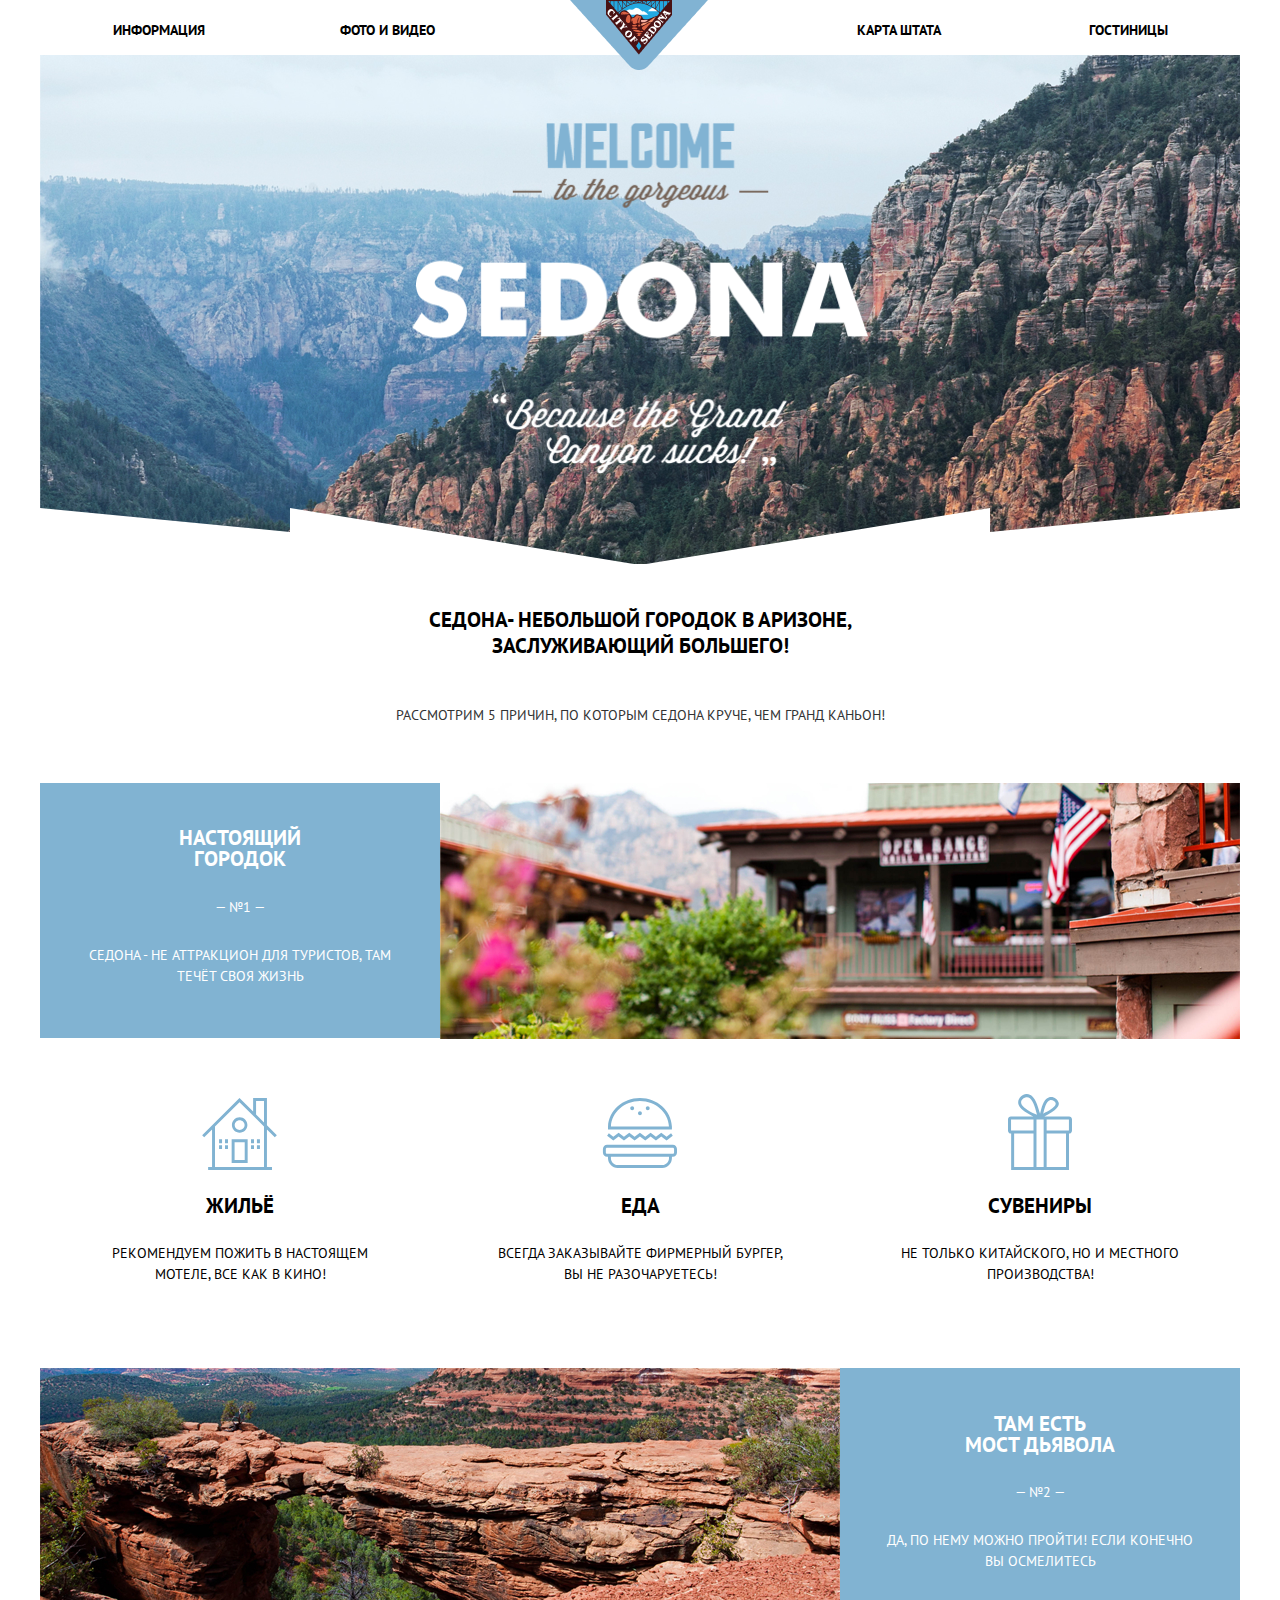
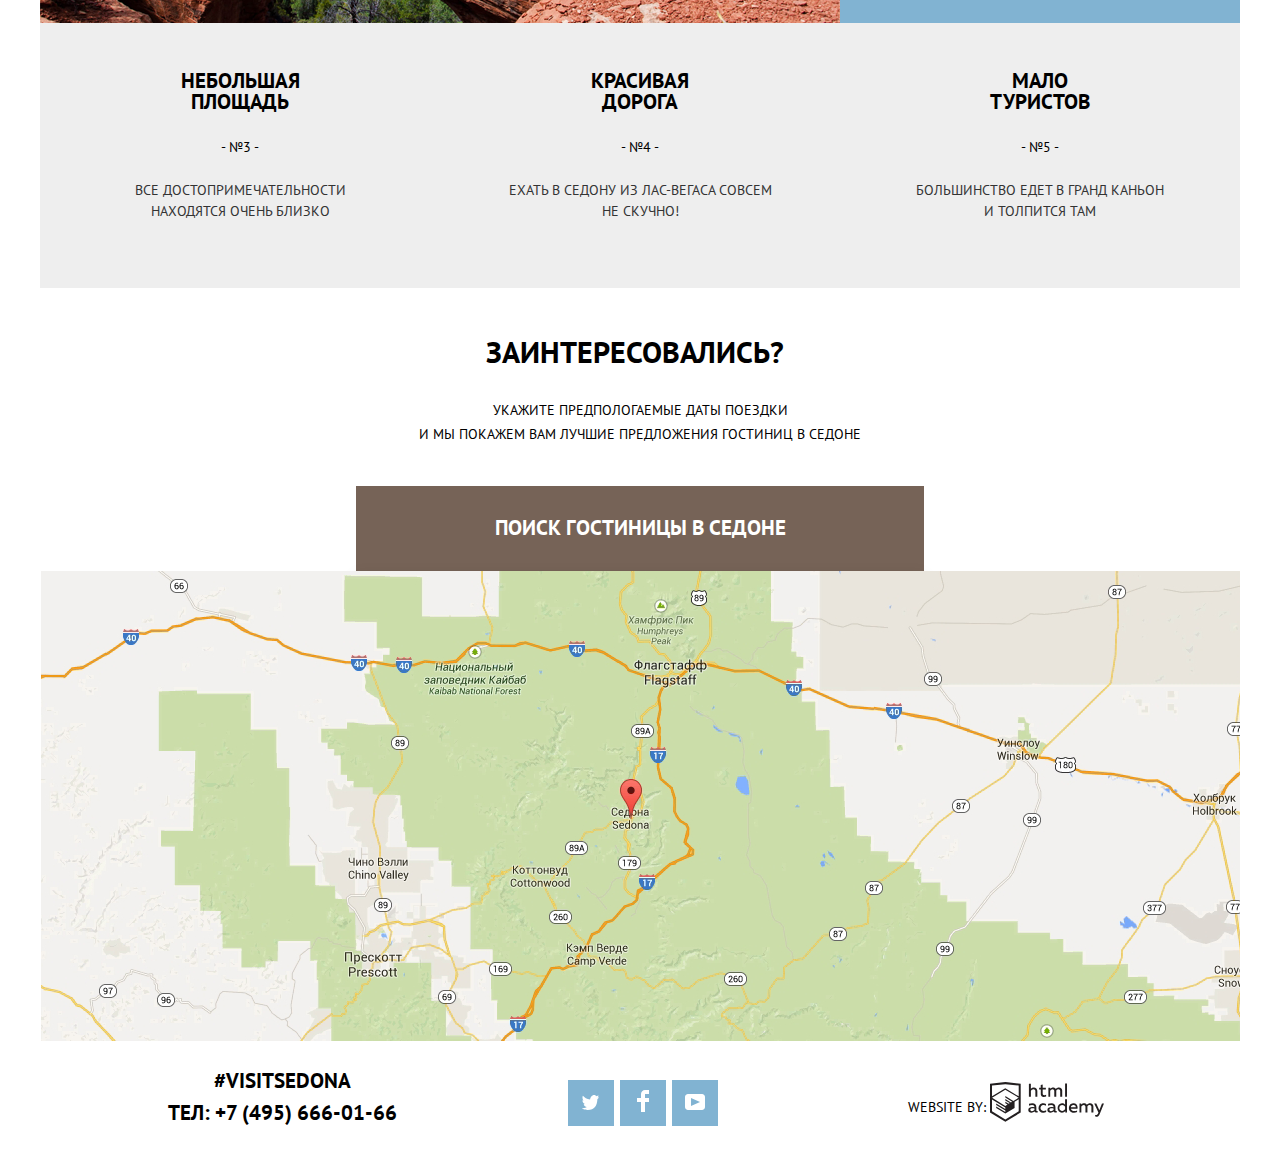
<file: index.html>
<!DOCTYPE html>
<html class="page" lang="ru">
  <head>
    <meta charset="utf-8">
    <title>HTML Academy: Седона</title>
    <link rel="stylesheet" href="css/normalize.css">
    <link rel="stylesheet" href="css/min.style.css">

    <link rel="icon" href="favicon.ico">
    <link rel="icon" href="img/icons/icon.svg" type="image/svg+xml">
    <link rel="apple-touch-icon" href="img/icons/32.png">
    <link rel="manifest" href="icons.webmanifest">
  </head>
  <body class="page-body">
    <header class="main-header">
      <div class="container">
        <div class= "navigation">
          <figure class= "main logo">
            <img src="img/logo-1.png" width="138" height="70" alt="Логотип Сидоны" >
          </figure>
          <nav class="main">
            <ul class="site-navigation">
              <li><a href="blank.html"> Информация</a></li>
              <li><a href="blank.html">Фото и Видео</a></li>
              <li><a href="blank.html">Карта штата</a></li>
              <li><a href="catalog.html">Гостиницы</a></li>
            </ul>
          </nav>
          <div class="welcome-logo">
           <img src="img/welcome.png" width="457" height="351" alt= "Добро пожаловать в Седону">
          </div>
        </div>
      </div>
    </header>
    <main class= "container">
      <h1 class="visually-hidden">
        Welcome sedona
      </h1>
      <section class="description">
       <h2>Седона- небольшой городок в аризоне,<br>заслуживающий большего!</h2>
        <p>Рассмотрим 5 причин, по которым Седона круче, чем гранд каньон!</p>
      </section>
      <section class="features">
        <ul class="features-list">
            <li class="features-item">
              <div class="container">
                <div class="about live">
                  <h2>Настоящий<br>городок</h2>
                  <span>— №1 —</span>
                  <p>Седона - не аттракцион для туристов, там<br>течёт своя жизнь</p>
                </div>
                <figure class="foto-sedona">
                 <img src="img/features/features-1.jpg" width="800" height="256" alt="Фотография города">
                </figure>
              </div>
            </li>
            <li class="features-item">
              <div class="why-features">
                <div class="house">
                  <h2>ЖИЛЬЁ</h2>
                  <p>Рекомендуем пожить в настоящем<br>мотеле, все как в кино!</p>
                </div>
                <div class="food">
                  <h2>ЕДА</h2>
                  <p>Всегда заказывайте фирмерный бургер,<br>Вы не разочаруетесь!</p>
                </div>
                <div class="present">
                  <h2>Cувениры</h2>
                  <p>Не только Китайского, но и местного<br>производства!</p>
                </div>
              </div>
            </li>
            <li class="features-item">
              <div class="container">
                <div class="about bridge">
                  <h2>Там есть<br>мост дьявола</h2>
                  <span>— №2 —</span>
                  <p>Да, по нему можно пройти! Если конечно<br>вы осмелитесь</p>
                </div>
                <figure class="foto-sedona">
                 <img src="img/features/features-2.jpg" width="800" height="256" alt="Фотография моста дьявола">
                </figure>
              </div>
            </li>
            <li class="features-item">
              <div class="other-features">
                <h2>Небольшая<br>площадь</h2>
                <span>- №3 -</span>
                <p>Все достопримечательности<br>находятся очень близко</p>
              </div>
            </li>
            <li class="features-item">
              <div class="other-features">
                <h2>Красивая<br>дорога</h2>
                <span>- №4 -</span>
                <p>Ехать в Седону из Лас-Вегаса совсем<br>не скучно!</p>
              </div>
            </li>
            <li class="features-item">
              <div class="other-features">
                <h2>Мало<br>туристов</h2>
                <span>- №5 -</span>
                <p>Большинство едет в гранд каньон<br>и толпится там</p>
              </div>
            </li>
        </ul>
      </section>
      <div class="reservation">
        <section class="reservation-hotels">
          <h2>
            Заинтересовались?
          </h2>
          <p>
            Укажите предпологаемые даты поездки <br>
            И мы покажем вам лучшие предложения гостиниц в Седоне
          </p>
        </section>
        <section class="reservation-form">
          <button class="button-search" type="button">
              Поиск гостиницы в Седоне
          </button>
          <form class="form-for-reservation" action="https://echo.htmlacademy.ru" method="post">
              <p class="welcome-date">
                <label for="reservation-entry">Дата заезда:</label>
                <input id="reservation-entry" type="text" name="date" placeholder="24 апреля 2017">
                <button class="button-calendar" type="button">
                  <svg width="21" height="23" viewBox="0 0 21 23" fill="none" xmlns="http://www.w3.org/2000/svg">
                    <path fill-rule="evenodd" clip-rule="evenodd" d="M16.406 3.02498H19.251C20.217 3.02498 21 3.84698 21 4.86198V21.164C21 22.179 20.217 23 19.251 23H1.75C0.784 23 0 22.179 0 21.164V4.86198C0 3.84698 0.784 3.02498 1.75 3.02498H4.593V1.64798C4.593 1.26698 4.887 0.958984 5.25 0.958984C5.612 0.958984 5.906 1.26698 5.906 1.64798V3.02498H9.844V1.64798C9.844 1.26698 10.138 0.958984 10.501 0.958984C10.862 0.958984 11.156 1.26698 11.156 1.64798V3.02498H15.094V1.64798C15.094 1.26698 15.387 0.958984 15.75 0.958984C16.112 0.958984 16.406 1.26698 16.406 1.64798V3.02498ZM19.5646 21.484C19.6466 21.3979 19.691 21.2828 19.688 21.164H19.689V4.86198C19.689 4.60898 19.493 4.40298 19.252 4.40298H16.407V5.78098C16.407 6.16198 16.113 6.46998 15.751 6.46998C15.388 6.46998 15.095 6.16198 15.095 5.78098V4.40298H11.157V5.78098C11.157 6.16198 10.863 6.46998 10.502 6.46998C10.139 6.46998 9.845 6.16198 9.845 5.78098V4.40298H5.907V5.78098C5.907 6.16198 5.613 6.46998 5.251 6.46998C4.888 6.46998 4.594 6.16198 4.594 5.78098V4.40298H1.75C1.50263 4.40953 1.30696 4.61458 1.312 4.86198V21.164C1.30696 21.4114 1.50263 21.6164 1.75 21.623H19.251C19.3698 21.6201 19.4826 21.5701 19.5646 21.484Z" fill="#A9A9A9"/>
                    <path fill-rule="evenodd" clip-rule="evenodd" d="M4.59399 9.2251H7.21899V11.2911H4.59399V9.2251ZM4.59399 12.6681H7.21899V14.7351H4.59399V12.6681ZM7.21899 16.1121H4.59399V18.1781H7.21899V16.1121ZM9.18799 16.1121H11.813V18.1781H9.18799V16.1121ZM11.813 12.6681H9.18799V14.7351H11.813V12.6681ZM9.18799 9.2251H11.813V11.2911H9.18799V9.2251ZM16.406 16.1121H13.781V18.1781H16.406V16.1121ZM13.781 12.6681H16.406V14.7351H13.781V12.6681ZM16.406 9.2251H13.781V11.2911H16.406V9.2251Z" fill="#A9A9A9"/>
                  </svg>
                </button>
              </p>
              <p class="arrived-date">
                <label for="reservation-departure">Дата выезда:</label>
                <input id="reservation-departure" type="text" name="date" placeholder="4 июля 2017">
                <button class="button-calendar" type="button">
                  <svg width="21" height="23" viewBox="0 0 21 23" fill="none" xmlns="http://www.w3.org/2000/svg">
                    <path fill-rule="evenodd" clip-rule="evenodd" d="M16.406 3.02498H19.251C20.217 3.02498 21 3.84698 21 4.86198V21.164C21 22.179 20.217 23 19.251 23H1.75C0.784 23 0 22.179 0 21.164V4.86198C0 3.84698 0.784 3.02498 1.75 3.02498H4.593V1.64798C4.593 1.26698 4.887 0.958984 5.25 0.958984C5.612 0.958984 5.906 1.26698 5.906 1.64798V3.02498H9.844V1.64798C9.844 1.26698 10.138 0.958984 10.501 0.958984C10.862 0.958984 11.156 1.26698 11.156 1.64798V3.02498H15.094V1.64798C15.094 1.26698 15.387 0.958984 15.75 0.958984C16.112 0.958984 16.406 1.26698 16.406 1.64798V3.02498ZM19.5646 21.484C19.6466 21.3979 19.691 21.2828 19.688 21.164H19.689V4.86198C19.689 4.60898 19.493 4.40298 19.252 4.40298H16.407V5.78098C16.407 6.16198 16.113 6.46998 15.751 6.46998C15.388 6.46998 15.095 6.16198 15.095 5.78098V4.40298H11.157V5.78098C11.157 6.16198 10.863 6.46998 10.502 6.46998C10.139 6.46998 9.845 6.16198 9.845 5.78098V4.40298H5.907V5.78098C5.907 6.16198 5.613 6.46998 5.251 6.46998C4.888 6.46998 4.594 6.16198 4.594 5.78098V4.40298H1.75C1.50263 4.40953 1.30696 4.61458 1.312 4.86198V21.164C1.30696 21.4114 1.50263 21.6164 1.75 21.623H19.251C19.3698 21.6201 19.4826 21.5701 19.5646 21.484Z" fill="#A9A9A9"/>
                    <path fill-rule="evenodd" clip-rule="evenodd" d="M4.59399 9.2251H7.21899V11.2911H4.59399V9.2251ZM4.59399 12.6681H7.21899V14.7351H4.59399V12.6681ZM7.21899 16.1121H4.59399V18.1781H7.21899V16.1121ZM9.18799 16.1121H11.813V18.1781H9.18799V16.1121ZM11.813 12.6681H9.18799V14.7351H11.813V12.6681ZM9.18799 9.2251H11.813V11.2911H9.18799V9.2251ZM16.406 16.1121H13.781V18.1781H16.406V16.1121ZM13.781 12.6681H16.406V14.7351H13.781V12.6681ZM16.406 9.2251H13.781V11.2911H16.406V9.2251Z" fill="#A9A9A9"/>
                  </svg>
                </button>
              </p>
              <div class="who-reservation">
                <p class= "humans">
                  <label for="reservation-adult">Взрослые:</label>
                  <button class="minus" type="button">
                    <svg width="12" height="11" viewBox="0 0 12 3" fill="none" xmlns="http://www.w3.org/2000/svg">
                      <rect width="12" height="3" fill="#A9A9A9"/>
                    </svg>
                  </button>
                  <input id="reservation-adult" type="text" name="number" placeholder="2">
                  <button class="plus" type="button">
                    <svg width="11" height="11" viewBox="0 0 11 11" fill="none" xmlns="http://www.w3.org/2000/svg">
                      <path fill-rule="evenodd" clip-rule="evenodd" d="M4.23086 6.76932V11H6.76932V6.76932H11V4.23086H6.76932V0H4.23085V4.23086H0V6.76932H4.23086Z" fill="#A9A9A9"/>
                    </svg>
                  </button>
                </p>
                <p class= "humans">
                  <label for="reservation-child">Дети:</label>
                  <button class="minus" type="button">
                    <svg width="12" height="11" viewBox="0 0 12 3" fill="none" xmlns="http://www.w3.org/2000/svg">
                      <rect width="12" height="3" fill="#A9A9A9"/>
                    </svg>
                  </button>
                  <input id="reservation-child" type="text" name="number" placeholder="0">
                  <button class="plus" type="button">
                    <svg width="11" height="11" viewBox="0 0 11 11" fill="none" xmlns="http://www.w3.org/2000/svg">
                      <path fill-rule="evenodd" clip-rule="evenodd" d="M4.23086 6.76932V11H6.76932V6.76932H11V4.23086H6.76932V0H4.23085V4.23086H0V6.76932H4.23086Z" fill="#A9A9A9"/>
                    </svg>
                  </button>
                </p>
              </div>
              <button class="button-find" type="submit">Найти</button>
          </form>
          <div class="modal-map">
            <h2 class="visually-hidden">Как до нас добраться</h2>
            <iframe src="https://www.google.com/maps/embed?pb=!1m18!1m12!1m3!1d215392.72213510718!2d-111.72658566910617!3d34.964083724540686!2m3!1f0!2f0!3f0!3m2!1i1024!2i768!4f13.1!3m3!1m2!1s0x872da15809a0dee3%3A0x22ca556fbe412052!2sSedona%20%2F%20Red%20Rock%20Country!5e0!3m2!1sru!2sru!4v1614805443406!5m2!1sru!2sru" width="1200" height="475" style="border:0;" allowfullscreen="" loading="lazy"></iframe>
          </div>
        </section>
      </div>
    </main>
    <footer class= "main-footer">
      <div class= "container">
        <div class= "footer-contacts">
          <p>#VISITSEDONA</p>
          <p>
            Тел: <a href="tel:+74956660166">+7 (495) 666-01-66</a>
          </p>
        </div>
        <section class= "footer-network">
          <h2 class="visually-hidden">Социальные сети</h2>
          <ul class="social-net">
            <li>
              <a class=button-network href="#">
                <span class="visually-hidden">Twitter</span>
                <img src="img/social_net/twitter.svg" width="17" height="15" alt="значек твиттера">
              </a>
            </li>
            <li>
              <a class=button-network href="#">
                <span class="visually-hidden">Facebook</span>
               <img src="img/social_net/fb.svg" width="12" height="22" alt="значек фейсбука" >
              </a>
            </li>
            <li>
              <a class=button-network href="#">
               <span class="visually-hidden">Youtube</span>
               <img src="img/social_net/youtube.svg" width="20" height="16" alt="значек Ютуба" >
              </a>
            </li>
          </ul>
        </section>
        <section class= "footer-copyright">
          <h2 class="visually-hidden">Разработчик</h2>
          <p> WEBSITE BY:
            <a class="button-copyright" href="https://htmlacademy.ru/intensive/htmlcss">
              <svg width="115" height="41" viewBox="0 0 115 41" fill="none" xmlns="http://www.w3.org/2000/svg">
                <path fill-rule="evenodd" clip-rule="evenodd" d="M15.5197 1.05737H15.3509L0 2.71895V31.4945L15.3509 40.8382L30.7018 31.4945V2.71895L15.5197 1.05737ZM77.0183 2.62185H75.0876V15.7311H77.0183V2.62185ZM40.8619 2.63264V7.76843C41.6131 6.9864 42.6386 6.5436 43.7105 6.53843C44.6823 6.47908 45.6329 6.84495 46.3253 7.54479C47.0177 8.24462 47.3866 9.21244 47.3399 10.2068V15.7634H45.367V10.4658C45.4231 9.94897 45.2754 9.43059 44.9566 9.02553C44.6377 8.62047 44.174 8.36218 43.6683 8.3079H43.3518C42.3456 8.36979 41.4321 8.9295 40.9041 9.80764V15.7634H38.8995V2.63264H40.8619ZM77.0183 31.4837H75.2775V30.0595C74.4828 31.1353 73.23 31.7538 71.9119 31.7211C69.4751 31.5528 67.5825 29.4822 67.5825 26.9845C67.5825 24.4867 69.4751 22.4162 71.9119 22.2479C73.1195 22.2052 74.2818 22.7203 75.0771 23.6505V18.3205H77.0183V31.4837ZM47.0656 30.0595C47.263 30.0515 47.4583 30.0152 47.6459 29.9516V31.3866C47.2482 31.5404 46.826 31.6172 46.4009 31.6132C45.6482 31.6769 44.9394 31.2429 44.639 30.5342C43.7036 31.31 42.5302 31.7227 41.3261 31.6995C39.733 31.6995 38.256 30.804 38.256 28.9482C38.256 26.65 40.3661 25.9379 42.1702 25.9379C42.9402 25.9505 43.707 26.0408 44.4596 26.2076V25.884C44.4596 24.805 43.6578 23.9742 42.1491 23.9742C41.0585 23.9764 39.9804 24.2116 38.9839 24.6647V22.8305C40.0678 22.451 41.204 22.2506 42.3495 22.2371C44.8394 22.2371 46.3693 23.4455 46.3693 26.1753V29.4121C46.3546 29.5668 46.401 29.721 46.4981 29.8406C46.5951 29.9601 46.7349 30.035 46.8862 30.0487H47.0656V30.0595ZM40.2711 28.8403C40.298 29.229 40.4761 29.5905 40.7655 29.844C41.055 30.0974 41.4317 30.2217 41.8115 30.189H41.9275C42.8819 30.1906 43.7973 29.8022 44.4702 29.11V27.5779C43.842 27.4414 43.2026 27.3655 42.5605 27.3513C41.5055 27.3513 40.2817 27.7074 40.2817 28.8403H40.2711ZM56.0229 22.9384C55.1962 22.4632 54.2596 22.2246 53.3115 22.2479H52.9422C51.7332 22.2873 50.5891 22.8166 49.7619 23.7192C48.9347 24.6218 48.4923 25.8236 48.5321 27.06V27.5024C48.6957 30.0004 50.805 31.8921 53.2482 31.7318C54.2519 31.7555 55.2477 31.5452 56.1601 31.1168V29.2718C55.3769 29.7215 54.4945 29.9591 53.5963 29.9624C52.5199 30.0288 51.4963 29.4793 50.9385 28.5356C50.3806 27.5918 50.3806 26.4095 50.9385 25.4658C51.4963 24.522 52.5199 23.9725 53.5963 24.039C54.461 24.0357 55.3066 24.2989 56.0229 24.7942V22.9384ZM66.1514 30.0595C66.3488 30.0515 66.5441 30.0152 66.7317 29.9516V31.3866C66.334 31.5404 65.9118 31.6172 65.4867 31.6132C64.734 31.6769 64.0252 31.2429 63.7248 30.5342C62.7894 31.31 61.616 31.7227 60.4119 31.6995C58.8188 31.6995 57.3417 30.804 57.3417 28.9482C57.3417 26.65 59.4518 25.9379 61.256 25.9379C62.0259 25.9505 62.7928 26.0408 63.5454 26.2076V25.884C63.5454 24.805 62.7436 23.9742 61.2349 23.9742C60.1443 23.9764 59.0662 24.2116 58.0697 24.6647V22.8305C59.1536 22.451 60.2897 22.2506 61.4353 22.2371C63.9252 22.2371 65.455 23.4455 65.455 26.1753V29.4121C65.4404 29.5668 65.4868 29.721 65.5838 29.8406C65.6809 29.9601 65.8207 30.035 65.972 30.0487H66.1514V30.0595ZM59.855 29.8481C59.5632 29.5943 59.3837 29.2311 59.3569 28.8403H59.378C59.378 27.7074 60.5385 27.3513 61.6569 27.3513C62.299 27.3655 62.9383 27.4414 63.5665 27.5779V29.11C62.8937 29.8022 61.9782 30.1906 61.0239 30.189H60.9078C60.5263 30.2247 60.1469 30.1019 59.855 29.8481ZM69.3271 26.9305C69.3271 25.2859 70.6308 23.9526 72.239 23.9526L72.2601 24.0066C73.4742 24.0066 74.5742 24.7382 75.0665 25.8732V28.0311C74.5856 29.1871 73.4673 29.9296 72.239 29.9084C70.6308 29.9084 69.3271 28.5752 69.3271 26.9305ZM83.3486 22.2479C86.8408 22.2479 88.0541 25.1395 87.4844 27.7397H80.922C81.1436 29.3582 82.6839 30.0163 84.2876 30.0163C85.2509 30.0196 86.2027 29.8021 87.0729 29.3797V31.1061C86.0736 31.5421 84.9939 31.7519 83.9078 31.7211C81.2385 31.7211 78.8963 30.189 78.8963 26.9521C78.8362 25.7502 79.2482 24.5736 80.0408 23.6841C80.8334 22.7945 81.9408 22.2658 83.1165 22.2155H83.3486V22.2479ZM80.8693 26.1753C80.9704 24.8237 82.1216 23.8104 83.4436 23.9095H83.4858C84.1064 23.8531 84.7196 24.08 85.1612 24.5295C85.6028 24.979 85.8275 25.6051 85.7752 26.24H80.8693V26.1753ZM89.489 31.4621V22.4961H91.2298V23.575C91.9777 22.7197 93.041 22.2229 94.1628 22.2047C95.2951 22.1328 96.3712 22.7163 96.9482 23.7153C97.7407 22.8335 98.8477 22.3161 100.018 22.2803C100.952 22.2327 101.859 22.6011 102.507 23.2901C103.154 23.9792 103.478 24.9213 103.394 25.8732V31.4837H101.39V25.9271C101.437 25.4734 101.306 25.0191 101.024 24.6647C100.743 24.3104 100.336 24.0852 99.8917 24.039H99.6174C98.7512 24.0941 97.9525 24.536 97.4335 25.2474V31.4837H95.4289V25.9271C95.4728 25.47 95.3357 25.0139 95.0481 24.6611C94.7606 24.3082 94.3467 24.088 93.8991 24.0497H93.6881C92.7466 24.1344 91.8915 24.6449 91.3564 25.4416V31.5161H89.5312L89.489 31.4621ZM113.977 22.4745H111.972L109.324 29.2718L106.306 22.4853H104.196L108.417 31.5484L108.237 32.0016C107.72 33.3611 107.003 34.0516 106.053 34.0516C105.75 34.0548 105.447 34.0112 105.156 33.9221V35.6161C105.536 35.7125 105.926 35.7632 106.317 35.7671C107.646 35.7671 108.902 35.0226 109.851 32.6813L113.977 22.4745ZM52.689 6.78658V3.54974L50.7266 4.01369V6.73264H49.144V8.49132H50.7899V12.9905C50.7231 13.817 51.0244 14.6301 51.61 15.2038C52.1955 15.7775 53.0028 16.0505 53.8073 15.9468C54.5996 15.9535 55.3875 15.8259 56.139 15.5692V13.8429C55.5727 14.0781 54.9672 14.199 54.356 14.199C53.2165 14.199 52.689 13.8105 52.689 12.6237V8.5129H55.8541V6.78658H52.689ZM58.3862 15.7526V6.75421H60.1376V7.83316C60.8811 6.97655 61.9403 6.476 63.0601 6.45211C64.1624 6.38099 65.2146 6.93142 65.8032 7.88711C66.5958 7.00534 67.7028 6.48794 68.8734 6.45211C69.8138 6.41462 70.7233 6.79859 71.364 7.50353C72.0046 8.20846 72.3126 9.16418 72.2073 10.1205V15.7418H70.2028V10.1853C70.2499 9.73151 70.1184 9.27721 69.8373 8.92287C69.5561 8.56853 69.1485 8.34334 68.7046 8.29711H68.4619C67.5957 8.35228 66.797 8.7942 66.278 9.50553V15.7418H64.2734V10.1853C64.3206 9.73151 64.1891 9.27721 63.9079 8.92287C63.6268 8.56853 63.2191 8.34334 62.7752 8.29711H62.5326C61.5911 8.38181 60.736 8.89229 60.2009 9.68895V15.7634H58.3862V15.7526ZM28.6972 30.3033L28.7078 30.2968L28.6972 30.3184V30.3033ZM28.6972 18.3205V30.3033L15.3509 38.4321L2.00459 30.3184V18.5147L15.2876 26.6068V28.0311L6.18257 22.5284V23.9418L15.3404 29.5632V31.0629L6.19312 25.4955V26.9521L15.3509 32.5734L24.5826 26.9197V20.8129L28.6972 18.3205ZM28.7078 16.7776L25.0362 18.9355L23.3482 20.0145L15.3087 15.0837V16.4971L22.156 20.7266L22.0083 20.8237L20.9532 21.4063L15.2876 17.9537V19.3995L19.761 22.1184L18.706 22.8413L15.3298 20.7913V22.2047L17.5454 23.5426L15.2982 24.9021L2.11009 16.864L15.3087 8.72869L28.7078 16.7776ZM15.2876 7.27211L28.7078 15.3534V4.56395L15.3615 3.12895L2.01514 4.56395V15.3534L15.2876 7.27211Z" />
              </svg>
            </a>
          </p>
        </section>
      </div>
    </footer>
  <script src="js/min.map.js"></script>
  </body>
</html>
</file>
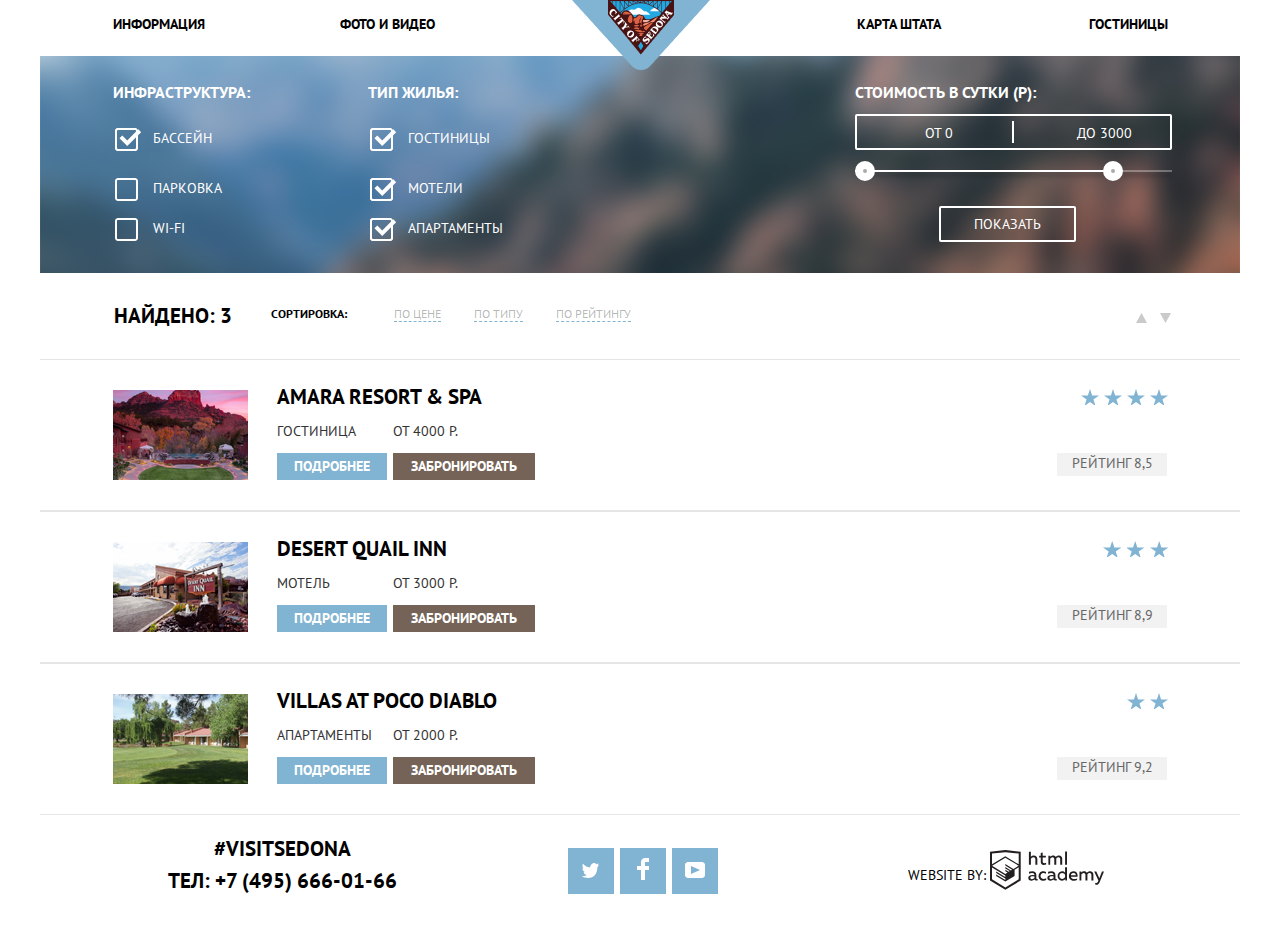
<file: catalog.html>
<!DOCTYPE html>
<html class="page" lang="ru">
  <head>
    <meta charset="utf-8">
    <title>HTML Academy: Седона</title>
    <link rel="stylesheet" href="css/normalize.css">
    <link rel="stylesheet" href="css/min.style.css">

    <link rel="icon" href="favicon.ico">
    <link rel="icon" href="img/icons/icon.svg" type="image/svg+xml">
    <link rel="apple-touch-icon" href="img/icons/32.png">
    <link rel="manifest" href="icons.webmanifest">
  </head>
  <body class="page-body catalog">
    <header class="сatalog-header">
      <div class="container">
        <div class= "navigation">
          <a class= "logo" href="index.html">
            <img src="img/logo-1.png" width="138" height="70" alt="Логотип Сидоны">
          </a>
          <nav>
            <ul class= "site-navigation">
              <li><a href="index.html">Информация</a></li>
              <li><a href="blank.html">Фото и Видео</a></li>
              <li><a href="blank.html">Карта штата</a></li>
              <li>Гостиницы</li>
            </ul>
          </nav>
        </div>
      </div>
    </header>
    <main class="catalog-page container">
     <section class="search-home">
       <h1 class="visually-hidden">Фильтры по поиску жилья</h1>
       <form class="filter" method="get" action="https://echo.htmlacademy.ru">
        <fieldset class="infrastructure">
          <legend>Инфраструктура:</legend>
            <ul>
              <li class="filter-option">
                <input class="visually-hidden filter-input-checkbox" type="checkbox" name="pool" id="filter-pool" checked>
                <label for="filter-pool">Бассейн</label>
              </li>
              <li class="filter-option">
                <input class="visually-hidden filter-input-checkbox" type="checkbox" name="parking" id="filter-parking">
                <label for="filter-parking">Парковка</label>
              </li>
              <li class="filter-option">
                <input class="visually-hidden filter-input-checkbox" type="checkbox" name="wifi" id="filter-wifi">
                <label for="filter-wifi">WI-FI</label>
              </li>
            </ul>
        </fieldset>
        <fieldset  class="type-of-house">
          <legend>Тип жилья:</legend>
            <ul>
              <li class="filter-option">
                <input class="visually-hidden filter-input-checkbox" type="checkbox" name="hotels" id="filter-hotels" checked>
                <label for="filter-hotels">Гостиницы</label>
              </li>
              <li class="filter-option">
                <input class="visually-hidden filter-input-checkbox" type="checkbox" name="motels" id="filter-motels" checked>
                <label for="filter-motels">Мотели</label>
              </li>
              <li class="filter-option">
                <input class="visually-hidden filter-input-checkbox" type="checkbox" name="apartaments" id="filter-apartaments" checked>
                <label for="filter-apartaments">Апартаменты</label>
              </li>
            </ul>
        </fieldset>
        <fieldset class="range-price">
          <legend>Cтоимость в сутки (P):</legend>
          <div class="range-filter">
            <div class="price-controls">
              <label class="min-price">
                 <input type="text" name="min-price" value="ОТ 0">
              </label>
              <label class="max-price">
                 <input type="text" name="max-price" value="ДО 3000">
              </label>
            </div>
            <div class="range-controls">
              <div class="scale">
                <div class="bar"></div>
              </div>
              <div class="toggle toggle-min" tabindex="0"></div>
              <div class="toggle toggle-max" tabindex="0"></div>
            </div>
          </div>
          <button class="button-show" type="button">Показать</button>
        </fieldset>
      </form>
     </section>
     <section class="result-of-filter">
       <ul class="results-of-filter">
         <li class= "how-many-find">
          <h2>Найдено: 3</h2>
         </li>
         <li class="sorting">
           <h3>Сортировка:</h3>
           <p><a href="index.html">По цене</a></p>
           <p><a href="index.html">По типу</a></p>
           <p><a href="index.html">По рейтингу</a></p>
         </li>
         <li class="max-min-sorting">
           <span class="visually-hidden">Упорядочивание</span>
           <a class="max" href="#">
            <svg width="11" height="10" viewBox="0 0 11 10" fill="none" xmlns="http://www.w3.org/2000/svg">
             <path d="M5.5 0L0 10H11L5.5 0Z"  />
            </svg>
            </a>
            <a class="min" href="#">
              <svg width="11" height="10" viewBox="0 0 11 10" fill="none" xmlns="http://www.w3.org/2000/svg">
                <path d="M5.5 10L0 0H11"  />
              </svg>
            </a>
         </li>
       </ul>
     </section>
     <section class="results-of-hotels">
        <h2 class="visually-hidden">Результаты поиска</h2>
        <ul class="result-list">
          <li>
            <article class="result-items">
             <div class= "type-of-hotels">
               <a href="#">
                 <h3>AMARA RESORT & SPA</h3>
                </a>
                <div class="features-of-hotels">
                  <p>Гостиница</p>
                  <p>От 4000 Р.</p>
                </div>
                <div class="buttons-for-hotels">
                  <button class="button-more" type="button">Подробнее</button>
                  <button class="button-reservation" type="button">Забронировать</button>
                </div>
              </div>
             <figure class="foto-hotel">
               <img src="img/hotels/amara.jpg" width="135" height="90" Alt="AMARA_RESORT_&_SPA">
             </figure>
             <div class="hotel-status">
              <p class="stars4">
                <span class="visually-hidden">2 звезды</span>
              </p>
              <p class="rating">Рейтинг 8,5</p>
             </div>
            </article>
          </li>
          <li>
            <article class="result-items">
              <div class= "type-of-hotels">
                <a href="#">
                 <h3>DESERT QUAIL INN</h3>
                </a>
                <div class="features-of-hotels">
                  <p>Мотель</p>
                  <p>От 3000 Р.</p>
                </div>
                <div class="buttons-for-hotels">
                  <button class="button-more" type="button">Подробнее</button>
                  <button class="button-reservation" type="button">Забронировать</button>
                </div>
              </div>
              <figure class="foto-hotel">
                <img src="img/hotels/desert.jpg" width="135" height="90" Alt="DESER_QUAIL_INN">
              </figure>
              <div class="hotel-status">
                <p class="stars3">
                  <span class="visually-hidden">3 звезды</span>
                </p>
                <p class="rating">Рейтинг 8,9</p>
              </div>
            </article>
          </li>
          <li>
            <article class="result-items">
              <div class= "type-of-hotels">
                <a href="#">
                 <h3>VILLAS AT POCO DIABLO</h3>
                </a>
                <div class="features-of-hotels">
                 <p>Апартаменты</p>
                 <p>От 2000 Р.</p>
                </div>
                <div class="buttons-for-hotels">
                  <button class="button-more" type="button">Подробнее</button>
                  <button class="button-reservation" type="button">Забронировать</button>
                </div>
              </div>
              <figure class= "foto-hotel">
               <img src="img/hotels/villas.jpg" width="135" height="90" Alt="VILLAS_AT_POCO_DIABLO">
              </figure>
              <div class="hotel-status">
               <p class="stars2"><span class="visually-hidden">2 звезды</span></p>
               <p class="rating">Рейтинг 9,2</p>
              </div>
            </article>
          </li>
        </ul>
     </section>
    </main>
    <footer class= "main-footer">
      <div class= "container">
        <div class= "footer-contacts">
          <p>#VISITSEDONA</p>
          <p>
            Тел: <a href="tel:+74956660166">+7 (495) 666-01-66</a>
          </p>
        </div>
        <section class= "footer-network">
          <h2 class="visually-hidden">Социальные сети</h2>
          <ul class="social-net">
            <li>
              <a class=button-network href="#">
                <span class="visually-hidden">Twitter</span>
                <img src="img/social_net/twitter.svg" width="17" height="15" alt="значек твиттера">
              </a>
            </li>
            <li>
              <a class=button-network href="#">
                <span class="visually-hidden">Facebook</span>
               <img src="img/social_net/fb.svg" width="12" height="22" alt="значек фейсбука" >
              </a>
            </li>
            <li>
              <a class=button-network href="#">
                <span class="visually-hidden">Youtube</span>
               <img src="img/social_net/youtube.svg" width="20" height="16" alt="значек Ютуба" >
              </a>
            </li>
          </ul>
        </section>
        <section class= "footer-copyright">
          <h2 class="visually-hidden">Разработчик</h2>
          <p> WEBSITE BY:
            <a class="button-copyright" href="https://htmlacademy.ru/intensive/htmlcss">
              <svg width="115" height="41" viewBox="0 0 115 41" fill="none" xmlns="http://www.w3.org/2000/svg">
                <path fill-rule="evenodd" clip-rule="evenodd" d="M15.5197 1.05737H15.3509L0 2.71895V31.4945L15.3509 40.8382L30.7018 31.4945V2.71895L15.5197 1.05737ZM77.0183 2.62185H75.0876V15.7311H77.0183V2.62185ZM40.8619 2.63264V7.76843C41.6131 6.9864 42.6386 6.5436 43.7105 6.53843C44.6823 6.47908 45.6329 6.84495 46.3253 7.54479C47.0177 8.24462 47.3866 9.21244 47.3399 10.2068V15.7634H45.367V10.4658C45.4231 9.94897 45.2754 9.43059 44.9566 9.02553C44.6377 8.62047 44.174 8.36218 43.6683 8.3079H43.3518C42.3456 8.36979 41.4321 8.9295 40.9041 9.80764V15.7634H38.8995V2.63264H40.8619ZM77.0183 31.4837H75.2775V30.0595C74.4828 31.1353 73.23 31.7538 71.9119 31.7211C69.4751 31.5528 67.5825 29.4822 67.5825 26.9845C67.5825 24.4867 69.4751 22.4162 71.9119 22.2479C73.1195 22.2052 74.2818 22.7203 75.0771 23.6505V18.3205H77.0183V31.4837ZM47.0656 30.0595C47.263 30.0515 47.4583 30.0152 47.6459 29.9516V31.3866C47.2482 31.5404 46.826 31.6172 46.4009 31.6132C45.6482 31.6769 44.9394 31.2429 44.639 30.5342C43.7036 31.31 42.5302 31.7227 41.3261 31.6995C39.733 31.6995 38.256 30.804 38.256 28.9482C38.256 26.65 40.3661 25.9379 42.1702 25.9379C42.9402 25.9505 43.707 26.0408 44.4596 26.2076V25.884C44.4596 24.805 43.6578 23.9742 42.1491 23.9742C41.0585 23.9764 39.9804 24.2116 38.9839 24.6647V22.8305C40.0678 22.451 41.204 22.2506 42.3495 22.2371C44.8394 22.2371 46.3693 23.4455 46.3693 26.1753V29.4121C46.3546 29.5668 46.401 29.721 46.4981 29.8406C46.5951 29.9601 46.7349 30.035 46.8862 30.0487H47.0656V30.0595ZM40.2711 28.8403C40.298 29.229 40.4761 29.5905 40.7655 29.844C41.055 30.0974 41.4317 30.2217 41.8115 30.189H41.9275C42.8819 30.1906 43.7973 29.8022 44.4702 29.11V27.5779C43.842 27.4414 43.2026 27.3655 42.5605 27.3513C41.5055 27.3513 40.2817 27.7074 40.2817 28.8403H40.2711ZM56.0229 22.9384C55.1962 22.4632 54.2596 22.2246 53.3115 22.2479H52.9422C51.7332 22.2873 50.5891 22.8166 49.7619 23.7192C48.9347 24.6218 48.4923 25.8236 48.5321 27.06V27.5024C48.6957 30.0004 50.805 31.8921 53.2482 31.7318C54.2519 31.7555 55.2477 31.5452 56.1601 31.1168V29.2718C55.3769 29.7215 54.4945 29.9591 53.5963 29.9624C52.5199 30.0288 51.4963 29.4793 50.9385 28.5356C50.3806 27.5918 50.3806 26.4095 50.9385 25.4658C51.4963 24.522 52.5199 23.9725 53.5963 24.039C54.461 24.0357 55.3066 24.2989 56.0229 24.7942V22.9384ZM66.1514 30.0595C66.3488 30.0515 66.5441 30.0152 66.7317 29.9516V31.3866C66.334 31.5404 65.9118 31.6172 65.4867 31.6132C64.734 31.6769 64.0252 31.2429 63.7248 30.5342C62.7894 31.31 61.616 31.7227 60.4119 31.6995C58.8188 31.6995 57.3417 30.804 57.3417 28.9482C57.3417 26.65 59.4518 25.9379 61.256 25.9379C62.0259 25.9505 62.7928 26.0408 63.5454 26.2076V25.884C63.5454 24.805 62.7436 23.9742 61.2349 23.9742C60.1443 23.9764 59.0662 24.2116 58.0697 24.6647V22.8305C59.1536 22.451 60.2897 22.2506 61.4353 22.2371C63.9252 22.2371 65.455 23.4455 65.455 26.1753V29.4121C65.4404 29.5668 65.4868 29.721 65.5838 29.8406C65.6809 29.9601 65.8207 30.035 65.972 30.0487H66.1514V30.0595ZM59.855 29.8481C59.5632 29.5943 59.3837 29.2311 59.3569 28.8403H59.378C59.378 27.7074 60.5385 27.3513 61.6569 27.3513C62.299 27.3655 62.9383 27.4414 63.5665 27.5779V29.11C62.8937 29.8022 61.9782 30.1906 61.0239 30.189H60.9078C60.5263 30.2247 60.1469 30.1019 59.855 29.8481ZM69.3271 26.9305C69.3271 25.2859 70.6308 23.9526 72.239 23.9526L72.2601 24.0066C73.4742 24.0066 74.5742 24.7382 75.0665 25.8732V28.0311C74.5856 29.1871 73.4673 29.9296 72.239 29.9084C70.6308 29.9084 69.3271 28.5752 69.3271 26.9305ZM83.3486 22.2479C86.8408 22.2479 88.0541 25.1395 87.4844 27.7397H80.922C81.1436 29.3582 82.6839 30.0163 84.2876 30.0163C85.2509 30.0196 86.2027 29.8021 87.0729 29.3797V31.1061C86.0736 31.5421 84.9939 31.7519 83.9078 31.7211C81.2385 31.7211 78.8963 30.189 78.8963 26.9521C78.8362 25.7502 79.2482 24.5736 80.0408 23.6841C80.8334 22.7945 81.9408 22.2658 83.1165 22.2155H83.3486V22.2479ZM80.8693 26.1753C80.9704 24.8237 82.1216 23.8104 83.4436 23.9095H83.4858C84.1064 23.8531 84.7196 24.08 85.1612 24.5295C85.6028 24.979 85.8275 25.6051 85.7752 26.24H80.8693V26.1753ZM89.489 31.4621V22.4961H91.2298V23.575C91.9777 22.7197 93.041 22.2229 94.1628 22.2047C95.2951 22.1328 96.3712 22.7163 96.9482 23.7153C97.7407 22.8335 98.8477 22.3161 100.018 22.2803C100.952 22.2327 101.859 22.6011 102.507 23.2901C103.154 23.9792 103.478 24.9213 103.394 25.8732V31.4837H101.39V25.9271C101.437 25.4734 101.306 25.0191 101.024 24.6647C100.743 24.3104 100.336 24.0852 99.8917 24.039H99.6174C98.7512 24.0941 97.9525 24.536 97.4335 25.2474V31.4837H95.4289V25.9271C95.4728 25.47 95.3357 25.0139 95.0481 24.6611C94.7606 24.3082 94.3467 24.088 93.8991 24.0497H93.6881C92.7466 24.1344 91.8915 24.6449 91.3564 25.4416V31.5161H89.5312L89.489 31.4621ZM113.977 22.4745H111.972L109.324 29.2718L106.306 22.4853H104.196L108.417 31.5484L108.237 32.0016C107.72 33.3611 107.003 34.0516 106.053 34.0516C105.75 34.0548 105.447 34.0112 105.156 33.9221V35.6161C105.536 35.7125 105.926 35.7632 106.317 35.7671C107.646 35.7671 108.902 35.0226 109.851 32.6813L113.977 22.4745ZM52.689 6.78658V3.54974L50.7266 4.01369V6.73264H49.144V8.49132H50.7899V12.9905C50.7231 13.817 51.0244 14.6301 51.61 15.2038C52.1955 15.7775 53.0028 16.0505 53.8073 15.9468C54.5996 15.9535 55.3875 15.8259 56.139 15.5692V13.8429C55.5727 14.0781 54.9672 14.199 54.356 14.199C53.2165 14.199 52.689 13.8105 52.689 12.6237V8.5129H55.8541V6.78658H52.689ZM58.3862 15.7526V6.75421H60.1376V7.83316C60.8811 6.97655 61.9403 6.476 63.0601 6.45211C64.1624 6.38099 65.2146 6.93142 65.8032 7.88711C66.5958 7.00534 67.7028 6.48794 68.8734 6.45211C69.8138 6.41462 70.7233 6.79859 71.364 7.50353C72.0046 8.20846 72.3126 9.16418 72.2073 10.1205V15.7418H70.2028V10.1853C70.2499 9.73151 70.1184 9.27721 69.8373 8.92287C69.5561 8.56853 69.1485 8.34334 68.7046 8.29711H68.4619C67.5957 8.35228 66.797 8.7942 66.278 9.50553V15.7418H64.2734V10.1853C64.3206 9.73151 64.1891 9.27721 63.9079 8.92287C63.6268 8.56853 63.2191 8.34334 62.7752 8.29711H62.5326C61.5911 8.38181 60.736 8.89229 60.2009 9.68895V15.7634H58.3862V15.7526ZM28.6972 30.3033L28.7078 30.2968L28.6972 30.3184V30.3033ZM28.6972 18.3205V30.3033L15.3509 38.4321L2.00459 30.3184V18.5147L15.2876 26.6068V28.0311L6.18257 22.5284V23.9418L15.3404 29.5632V31.0629L6.19312 25.4955V26.9521L15.3509 32.5734L24.5826 26.9197V20.8129L28.6972 18.3205ZM28.7078 16.7776L25.0362 18.9355L23.3482 20.0145L15.3087 15.0837V16.4971L22.156 20.7266L22.0083 20.8237L20.9532 21.4063L15.2876 17.9537V19.3995L19.761 22.1184L18.706 22.8413L15.3298 20.7913V22.2047L17.5454 23.5426L15.2982 24.9021L2.11009 16.864L15.3087 8.72869L28.7078 16.7776ZM15.2876 7.27211L28.7078 15.3534V4.56395L15.3615 3.12895L2.01514 4.56395V15.3534L15.2876 7.27211Z" />
              </svg>
            </a>
          </p>
        </section>
      </div>
    </footer>
  </body>
</html>
</file>
<file: css/min.style.css>
@font-face{font-family:"PTSans";src:url(../fonts/PTSans-Bold.woff2) format("woff2"),url(../fonts/PTSans-Bold.woff) format("woff");font-weight:700;font-style:normal}@font-face{font-family:"PTSans";src:url(../fonts/PTSans.woff2) format("woff2"),url(../fonts/PTSans.woff) format("woff");font-weight:400;font-style:normal}:root{--title-text:#000;--title-text-30:rgba(0,0,0,.3);--text:#333;--rev-text:#fff;--rev-text-30:rgba(255,255,255,.3);--main-color:#fff;--svg-blocks:#81B3D2;--feature-n3-n5:#EEE;--rating:#666;--bg-rating:#F2F2F2;--button-reserv:#766357;--hover-button-reserv:#604E43;--focus-button-reserv:#503E33;--hover-button-more:#669EC0;--focus-button-more:#5496BD;--border:#E5E5E5;--range:rgba(100%,100%,100%,.3);--toggle:#ABABAB;--omgonemorecolor:#CACACA;--htmllogoactive:#BDBBBC;--htmllogolink:#231F20;--link-resev-input:#F2F2F2;--hover-resev-input:#EBEBEB;--shadow:rgba(0,1,1,.15)}.page{height:100%}.page-body{min-width:1200px;margin:0;padding:0;font-family:"PTSans",Arial,sans-serif;font-size:14px;line-height:21px;font-weight:400;color:var(--title-text);text-transform:uppercase;min-height:100%;display:grid;align-content:center;box-shadow:0 7px 15px var(--shadow)}.catalog{display:grid;grid-template-rows:min-content min-content min-content}.main-header{background-color:var(--main-color);background:url(../img/shape.svg) 50% 508px no-repeat,url(../img/background-photo.png) 50% 55px no-repeat;height:582px}.search-home{background-image:url(../img/catalog-background.png);background-position:top center;background-repeat:no-repeat;background-size:1200px 217px}.сatalog-header{height:56px}a{text-decoration:none}img{max-width:100%;height:auto}.main-footer,.result-list,.catalog-footer,.features-list,.site-navigation,.infrastructure ul,.type-of-house ul,.button-reservation,.button-more,.button-search{list-style:none;padding:0;margin:0}.visually-hidden{position:absolute;width:1px;height:1px;margin:-1px;padding:0;overflow:hidden;border:0;clip:rect(0 0 0 0)}.container{width:1200px;margin:0 auto;padding:0 0}.navigation{height:56px}.site-navigation{font-size:14px;line-height:26px;font-weight:700;background-color:var(--main-color);display:grid;grid-template-columns:200px 200px 1fr 200px 200px;position:relative;top:-80px;z-index:1}.main .site-navigation{margin-top:-16px}.logo{position:relative;z-index:2;left:532px;width:138px;height:70px}.navigation figure{top:-14px;left:490px}.site-navigation li:first-child{grid-column:1/2;text-align:left;padding-top:15px;padding-left:73px}.site-navigation li:nth-child(2){grid-column:2/3;text-align:left;padding-top:15px;padding-left:100px}.site-navigation li:nth-child(3){grid-column:4/5;text-align:right;padding-top:15px;padding-right:99px}.site-navigation li:nth-child(4){grid-column:5/6;text-align:right;padding-top:15px;padding-right:72px}.site-navigation a:any-link{color:var(--title-text)}.site-navigation a:hover{color:var(--svg-blocks)}.site-navigation a:focus{color:var(--title-text);opacity:.3}.site-navigation a:active{color:var(--button-reserv)}.welcome-logo{position:relative;width:457px;height:351px;left:372px}.description{display:flex;flex-direction:column;height:215px;text-align:center;margin-top:8px;margin-bottom:-22px}.description h2{font-size:21px;line-height:26px;font-weight:700;margin-left:365px;width:470px}.description p{line-height:26px;color:var(--text);margin-top:25px;margin-bottom:20px}.features{height:1098px}.features-list{display:grid;grid-template-columns:1fr 1fr 1fr;grid-template-rows:255px 330px 255px 255px}.other-features h2{margin:0;padding:0;list-style:none}.features-item h2,.other-features h2{font-size:21px;font-weight:700}.features-item:nth-child(1){color:var(--rev-text);background-color:var(--svg-blocks);text-align:justify;grid-column:1/-1;grid-row:1/2;display:flex}.features-item:nth-child(2){grid-column:1/-1;grid-row:2/3}.why-features{grid-column:1/-1;grid-row:2/3;display:flex;justify-content:space-between;align-content:center;background-color:var(--main-color);color:var(--title-text);margin:0;padding:0;list-style:none}.about{display:flex;flex-direction:column;justify-content:space-between;align-items:center;text-align:center;width:400px;margin-top:47px;margin-bottom:54px}.live h2,.live span,.live p{margin:-3px}.bridge h2,.bridge span,.bridge p{margin:-2px}.why-features{width:1200px;height:330px;background:url(../img/features/house.svg) 162px 60px no-repeat,url(../img/features/food.svg) 562px 60px no-repeat,url(../img/features/present.svg) 968px 55px no-repeat;display:grid;grid-template-columns:1fr 1fr 1fr}.house{grid-column:1/2;margin-top:80px;margin-bottom:10px;text-align:center}.food{grid-column:2/3;margin-top:80px;margin-bottom:10px;text-align:center}.present{grid-column:3/4;margin-top:80px;margin-bottom:10px;text-align:center}.house p,.food p,.present p{padding-top:10px}.features-item:nth-child(3){color:var(--rev-text);background-color:var(--svg-blocks);text-align:right;grid-column:1/-1;grid-row:3/4}.features-item .container{display:flex}.features-item:nth-child(3) .container{flex-direction:row-reverse}.foto-sedona{width:800px;height:256px;margin:auto}.other-features{background-color:var(--feature-n3-n5);margin:0;padding-top:10px;display:flex;flex-direction:column;justify-content:center;height:255px}.other-features p{position:relative;top:-15px;color:var(--text)}.other-features span{padding-top:25px;padding-bottom:23px}.features-item:nth-child(4){grid-column:1/2;grid-row:4/5;text-align:center}.features-item:nth-child(5){grid-column:2/3;grid-row:4/5;text-align:center}.features-item:last-child{grid-column:3/4;grid-row:4/5;text-align:center}.reservation{line-height:24px;height:766px;display:flex;flex-direction:column;background-color:var(--main-color);align-items:center}.reservation-hotels{text-align:center;margin-bottom:36px;margin-top:34px}.reservation h2{font-size:30px;font-weight:700;padding-right:10px}.reservation-hotels p{padding-top:9px}.reservation-form{width:568px;height:560px;display:flex;flex-direction:column;align-content:center;margin:0;padding:0;list-style:none;position:relative;bottom:10px}.reservation-form form{height:395px;padding:0;margin:0;list-style:none;position:relative;z-index:2;box-shadow:0 7px 15px rgba(0,1,1,.15);background-color:var(--main-color)}.button-search{background-color:var(--button-reserv);width:568px;padding-top:29px;padding-bottom:30px;font-size:21px;line-height:26px;font-weight:700;color:var(--rev-text);border:none;text-transform:uppercase;position:relative;z-index:2}.reservation-form p{line-height:26px;font-weight:700;color:var(--title-text);margin-left:55px;margin-right:55px;height:38px}.reservation-form input::placeholder{line-height:26px;font-weight:700;color:var(--title-text);padding-left:10px;text-transform:uppercase}.humans input::placeholder{line-height:26px;font-weight:700;color:var(--title-text);text-align:center}.welcome-date{margin-top:55px;margin-bottom:29px}.welcome-date label,.arrived-date label{width:112px}.welcome-date input,.arrived-date input{background-color:var(--link-resev-input);height:38px;border:none;width:346px}.button-calendar{position:relative;top:-40px;left:410px;border:none;width:50px;height:40px;outline:none;background-color:var(--link-resev-input)}.who-reservation{display:flex;align-items:center;justify-content:flex-start;align-content:baseline;margin-bottom:54px}.humans{display:flex;align-items:center;justify-content:space-between;padding-top:5px}.who-reservation .humans:last-child{margin-left:15px}.humans input{width:74px;height:38px;text-align:center;border:none;background-color:var(--link-resev-input)}.humans input,.welcome-date input,.arrived-date input{outline:none}.form-for-reservation input:hover{background-color:var(--hover-resev-input)}.form-for-reservation input:focus{background-color:var(--main-color);border:2px solid var(--border)}.plus{border:none;background-color:var(--link-resev-input);position:relative;right:0;width:20px;height:40px}.minus{margin-left:22px;border:none;position:relative;width:20px;height:40px}.button-find{font-size:21px;line-height:26px;font-weight:700;color:var(--main-color);background-color:var(--svg-blocks);border:none;width:458px;height:58px;margin-top:-10px;margin-left:55px;margin-right:55px;text-transform:uppercase;margin-bottom:53px}.modal-map{height:470px;width:1200px;background-color:var(--main-color);background:url(../img/map.png) no-repeat;position:relative;z-index:1;bottom:395px;right:315px}.close-form{z-index:4;animation:opacity 1s}@keyframes opacity{from{opacity:.7}66%{opacity:.9}to{opacity:1}}.minus:hover path,.pluse:hover path,.button-calendar:hover path{fill:var(--title-text)}.minus:active path,.pluse:active path,.button-calendar:active path{fill:var(--svg-blocks)}.catalog-page{display:grid;grid-template-rows:min-content 86px min-content;margin-bottom:0}.catalog-page .search-home{color:var(--rev-text);grid-row:1/2}.search-home .filter{height:217px;display:flex;justify-content:space-around}.filter fieldset{padding:0;margin:0;margin-top:26px;border:none}.filter li{padding:0;margin:0;list-style:none;margin-top:25px}.filter-option label{position:relative;display:block;height:25px}.filter-input-checkbox+label::before{content:"";position:absolute;left:-38px;width:100%;height:100%;background:url(../img/checkbox-off.svg) no-repeat}.filter-input-checkbox:checked+label::after{content:"";position:absolute;left:-38px;width:100%;height:100%;background:url(../img/checkbox-on.svg) no-repeat}.infrastructure{position:relative;left:-36px}.infrastructure li,.type-of-house li{position:relative;left:40px}.infrastructure li:last-child,.type-of-house li:last-child{bottom:10px}.type-of-house{position:relative;right:135px}.catalog-page .result-of-filter{margin:0;padding:0;list-style:none;grid-row:2/3}.search-home legend{font-size:16px;line-height:21px;font-weight:700}.how-many-find h2{font-size:21px;line-height:26px;font-weight:700;margin-left:74px;margin-right:29px;margin-top:30px}.results-of-filter{display:flex;align-self:center;padding:0;margin:0;height:86px;list-style:none}.sorting{display:flex;margin-right:35px;justify-content:space-between;align-items:center;width:360px;margin-left:10px;font-size:12px;line-height:18px;font-weight:400;position:relative;bottom:2px;right:0}.sorting h3{font-size:12px;margin-right:14px}.max-min-sorting{margin-left:470px;margin-top:35px}.min{margin-left:9px}.min:any-link path,.max:any-link path{fill:var(--omgonemorecolor)}.min:hover path,.max:hover path{fill:var(--title-text)}.min:focus path,.max:focus path{fill:var(--svg-blocks)}.min:active path,.max:active path{fill:var(--svg-blocks)}.range-price{display:flex;flex-direction:column;position:relative;left:40px}.price-controls{margin-top:11px;width:313px;height:32px;border:2px solid var(--main-color);border-radius:2px;display:flex;background-image:url(../img/rectangle.svg);background-position:center;background-repeat:no-repeat}.price-controls input{height:32px;border:0;background-color:transparent;text-align:center;font-family:inherit;font-size:inherit;color:var(--rev-text)}.range-controls{position:relative;height:21px;margin-top:11px;padding-top:9px}.range-controls .scale{background:var(--range);height:2px;box-shadow:0 4px 4px rgba(0,0,0,.25)}.range-controls .bar{width:80%;background:var(--main-color);height:2px}.range-controls .toggle{width:4px;height:4px;padding:0;border:8px solid var(--main-color);background-color:var(--toggle);border-radius:50%;box-shadow:0 2px 1px 0 var(--toggle) .5;position:absolute;top:0}.range-controls .toggle-min{left:0}.range-controls .toggle-max{left:248px}.toggle:hover{border:10px solid var(--main-color)}.sorting a:any-link{color:var(--title-text-30);border-bottom:1px dashed var(--svg-blocks)}.sorting a:focus{color:var(--title-text);border-bottom:none}.sorting a:hover{color:var(--svg-blocks);border-bottom:1px dashed var(--svg-blocks)}.sorting a:active{color:var(--svg-blocks);border-bottom:none}.catalog-page .results-of-hotels{grid-row:3/4}.results-of-hotels li{padding:0;margin:0;list-style:none}.result-items{display:flex;flex-direction:row;justify-content:space-around;border-top:1px solid var(--border);border-bottom:1px solid var(--border);height:150px}.foto-hotel{margin:auto;order:-1;width:135px;height:90px;position:relative;right:-22px}.type-of-hotels{display:flex;flex-direction:column;justify-content:space-between;align-content:flex-start;width:800px;height:150px;margin-right:-12px}.type-of-hotels h3,.features-of-hotels p{margin:0;padding:0;list-style:none}.type-of-hotels h3{padding-top:24px}.hotel-status{display:flex;flex-direction:column;justify-content:space-between;align-content:flex-end;margin-top:30px;margin-right:65px;margin-bottom:40px;width:110px}.hotel-status p:first-child{background:url(../img/star.svg) space;height:18px;margin-bottom:-1px}.stars4{margin-left:22px;position:relative;top:-15px;right:6px}.stars3{margin-left:44px;position:relative;top:-15px;right:6px}.stars2{margin-left:68px;position:relative;top:-15px;right:6px}.features-of-hotels{display:grid;grid-template-columns:110px 1fr;gap:6px;width:300px;text-align:start}.features-of-hotels p:first-child{grid-column:1/2}.features-of-hotels p:last-child{grid-column:2/3;text-align:start}.buttons-for-hotels{display:flex;margin-bottom:30px;width:258px;justify-content:space-between}.result-items{background-color:var(--main-color)}.result-items h3{font-size:21px;line-height:26px;font-weight:700}.result-items a:any-link{color:var(--title-text)}.result-items a:hover{color:var(--svg-blocks)}.result-items a:focus{color:var(--title-text);opacity:.3}.type-of-hotels{color:var(--text)}.rating{color:var(--rating);background-color:var(--bg-rating);height:27px;text-align:center;position:relative;top:20px;right:8px}.button-show{width:137px;height:36px;border:2px solid var(--main-color);border-radius:2px;background:none;color:inherit;text-align:center;font-family:inherit;font-size:inherit;text-transform:inherit;margin-top:15px;margin-left:84px}.button-show:hover{background-color:var(--main-color);color:var(--title-text)}.result-items .button-more,.result-items .button-reservation{height:27px;border:none;font-weight:700;text-transform:uppercase;color:var(--rev-text)}.button-more{background-color:var(--svg-blocks);width:110px}.button-more:hover,.button-find:hover,.button-network:hover{background-color:var(--hover-button-more)}.button-more:focus,.button-find:focus,.button-network:focus{background-color:var(--focus-button-more);color:var(--rev-text-30)}.button-reservation{background-color:var(--button-reserv);width:142px}.button-reservation:hover,.button-search:hover{background-color:var(--hover-button-reserv)}.button-reservation:focus,.button-search:focus{background-color:var(--focus-button-reserv);color:var(--rev-text-30)}.main-footer{height:120px;font-size:21px;line-height:26px;color:var(--title-text);margin-left:-25px}.footer-contacts{font-weight:700;margin-left:110px;text-align:center;list-style:none}.footer-contacts p:last-child{position:relative;bottom:15px}.footer-contacts a{color:var(--title-text);text-decoration:none}.footer-network ul{width:150px;height:46px;display:flex;flex-direction:row;position:relative;bottom:24px;left:-40px}.footer-network li{display:flex;flex-direction:row;margin-left:6px;margin-top:36px}.footer-network li:first-child{margin-left:140px}.button-network{background-color:var(--svg-blocks);height:46px;width:46px;text-align:center}.button-network img{position:relative;top:10px}.footer-copyright{font-size:14px;position:relative;padding-left:80px;padding-top:10px}.footer-copyright a{position:relative;top:10px}.button-copyright:any-link path{fill:var(--htmllogolink)}.button-copyright:focus path{fill:var(--svg-blocks)}.button-copyright:active path{fill:var(--htmllogoactive)}.main-footer .container{display:grid;grid-template-columns:400px 400px 400px;height:120px}
</file>
